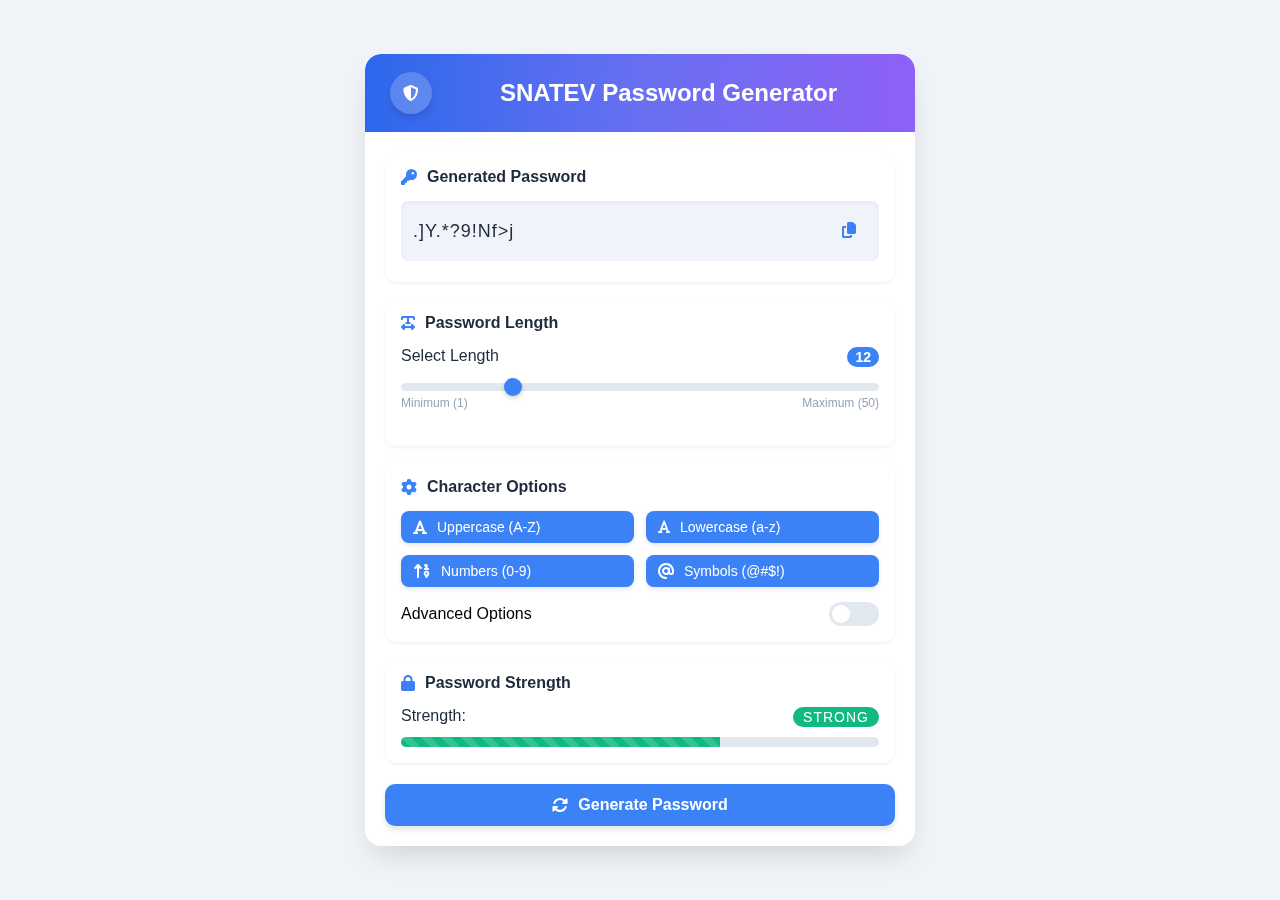
<file: index.html>
<!DOCTYPE html>
<html lang="en">
<head>
    <meta charset="UTF-8">
    <meta name="viewport" content="width=device-width, initial-scale=1.0">
    <title>SNATEV Password Generator - Generate Secure Passwords Instantly</title>

    <link rel="apple-touch-icon" sizes="180x180" href="/assets/icon32.webp">
    <link rel="icon" type="image/png" sizes="32x32" href="/assets/icon32.webp">
    <link rel="icon" type="image/png" sizes="16x16" href="/assets/icon32.webp">

    <meta name="author" content="Snatev">
    <meta name="robots" content="index, follow">
    <link rel="shortcut icon" href="/assets/icon32.webp">
    <link rel="canonical" href="https://password.snatev.com">
    <meta name="description" content="SNATEV Password Generator creates strong, secure passwords with customizable options. Generate complex passwords with uppercase, lowercase, numbers and symbols.">
    <meta name="keywords" content="password generator, secure password, strong password, random password, security tool, encryption, cyber security, password strength, password manager, online tools">

    <meta property="twitter:card" content="summary_large_image">
    <meta property="twitter:url" content="https://password.snatev.com">
    <meta property="twitter:image" content="https://password.snatev.com/assets/icon32.webp">
    <meta property="twitter:title" content="SNATEV Password Generator - Online Security Tool">
    <meta property="twitter:description" content="Create complex, secure passwords instantly with this free tool. Customize length, character types, and more.">

    <meta property="og:type" content="website">
    <meta property="og:url" content="https://password.snatev.com">
    <meta property="og:image" content="https://password.snatev.com/assets/icon32.webp">
    <meta property="og:title" content="SNATEV Password Generator - Create Strong Secure Passwords">
    <meta property="og:description" content="Generate strong, secure passwords with customizable length and character options. Perfect for enhancing your online security.">

    <link rel="stylesheet" href="https://cdnjs.cloudflare.com/ajax/libs/font-awesome/6.4.0/css/all.min.css">
    <link rel="stylesheet" href="style.css">
</head>
<body>
    <div class="bubble" style="width: 25px; height: 25px; left: 25%; animation-duration: 15s; animation-delay: 2s;"></div>
    <div class="bubble" style="width: 60px; height: 60px; left: 60%; animation-duration: 25s; animation-delay: 5s;"></div>
    <div class="bubble" style="width: 30px; height: 30px; left: 80%; animation-duration: 18s; animation-delay: 7s;"></div>
    <div class="bubble" style="width: 45px; height: 45px; left: 35%; animation-duration: 22s; animation-delay: 10s;"></div>
    <div class="bubble" style="width: 20px; height: 20px; left: 70%; animation-duration: 16s; animation-delay: 12s;"></div>
    <div class="bubble" style="width: 35px; height: 35px; left: 15%; animation-duration: 19s; animation-delay: 14s;"></div>
    <div class="bubble" style="width: 50px; height: 50px; left: 50%; animation-duration: 21s; animation-delay: 16s;"></div>
    <div class="bubble" style="width: 45px; height: 45px; left: 30%; animation-duration: 17s; animation-delay: 1s;"></div>
    <div class="bubble" style="width: 28px; height: 28px; left: 65%; animation-duration: 19s; animation-delay: 3s;"></div>
    <div class="bubble" style="width: 38px; height: 38px; left: 85%; animation-duration: 21s; animation-delay: 6s;"></div>
    <div class="bubble" style="width: 22px; height: 22px; left: 40%; animation-duration: 14s; animation-delay: 8s;"></div>
    <div class="bubble" style="width: 32px; height: 32px; left: 75%; animation-duration: 24s; animation-delay: 11s;"></div>
    <div class="bubble" style="width: 42px; height: 42px; left: 20%; animation-duration: 26s; animation-delay: 13s;"></div>
    <div class="bubble" style="width: 33px; height: 33px; left: 55%; animation-duration: 18s; animation-delay: 15s;"></div>

    <div class="page-container">
        <main class="main-content">
            <div class="container">
                <div class="header">
                    <div class="header-icon">
                        <i class="fas fa-shield-alt"></i>
                    </div>
                    <h1 class="title">SNATEV Password Generator</h1>
                </div>

                <div class="content">
                    <div class="section">
                        <div class="section-title">
                            <i class="fas fa-key"></i>
                            Generated Password
                        </div>
                        <div class="password-display">
                            <span class="password-text" id="passwordDisplay">Click Generate To Create Password</span>
                            <div class="copy-notification" id="copyNotification">Copied</div>
                            <button class="copy-btn tooltip" id="copyBtn">
                                <i class="fas fa-copy"></i>
                                <span class="tooltiptext">Copy To Clipboard</span>
                            </button>
                        </div>
                    </div>

                    <div class="section">
                        <div class="section-title">
                            <i class="fas fa-text-width"></i>
                            Password Length
                        </div>
                        <div class="range-control">
                            <div class="range-header">
                                <span class="range-label">Select Length</span>
                                <span class="range-value" id="lengthValue">12</span>
                            </div>
                            <input type="range" class="range-slider" id="lengthSlider" min="1" max="50" value="12">
                            <div class="range-limits">
                                <span>Minimum (1)</span>
                                <span>Maximum (50)</span>
                            </div>
                        </div>
                    </div>

                    <div class="section">
                        <div class="section-title">
                            <i class="fas fa-cog"></i>
                            Character Options
                        </div>
                        <div class="options-group">
                            <div class="option-item">
                                <input type="checkbox" id="uppercaseOption" class="option-checkbox" checked>
                                <label for="uppercaseOption" class="option-label">
                                    <i class="fas fa-font option-icon"></i>
                                    <span class="option-text">Uppercase (A-Z)</span>
                                </label>
                            </div>
                            <div class="option-item">
                                <input type="checkbox" id="lowercaseOption" class="option-checkbox" checked>
                                <label for="lowercaseOption" class="option-label">
                                    <i class="fas fa-font option-icon" style="font-size: 14px;"></i>
                                    <span class="option-text">Lowercase (a-z)</span>
                                </label>
                            </div>
                            <div class="option-item">
                                <input type="checkbox" id="numbersOption" class="option-checkbox" checked>
                                <label for="numbersOption" class="option-label">
                                    <i class="fas fa-sort-numeric-up option-icon"></i>
                                    <span class="option-text">Numbers (0-9)</span>
                                </label>
                            </div>
                            <div class="option-item">
                                <input type="checkbox" id="symbolsOption" class="option-checkbox" checked>
                                <label for="symbolsOption" class="option-label">
                                    <i class="fas fa-at option-icon"></i>
                                    <span class="option-text">Symbols (@#$!)</span>
                                </label>
                            </div>
                        </div>

                        <div class="toggle-container">
                            <label class="toggle-label">
                                <span>Advanced Options</span>
                                <label class="toggle-switch">
                                    <input type="checkbox" id="advancedToggle">
                                    <span class="toggle-slider"></span>
                                </label>
                            </label>
                        </div>

                        <div id="advancedOptions" style="display: none; margin-top: 15px;">
                            <div class="options-group">
                                <div class="option-item">
                                    <input type="checkbox" id="similarOption" class="option-checkbox">
                                    <label for="similarOption" class="option-label">
                                        <i class="fas fa-not-equal option-icon"></i>
                                        <span class="option-text">Exclude Similar</span>
                                    </label>
                                </div>
                                <div class="option-item">
                                    <input type="checkbox" id="ambiguousOption" class="option-checkbox">
                                    <label for="ambiguousOption" class="option-label">
                                        <i class="fas fa-eye-slash option-icon"></i>
                                        <span class="option-text">Exclude Ambiguous</span>
                                    </label>
                                </div>
                            </div>
                        </div>
                    </div>

                    <div class="section">
                        <div class="section-title">
                            <i class="fas fa-lock"></i>
                            Password Strength
                        </div>
                        <div class="strength-meter">
                            <div class="strength-label">
                                <span class="strength-text">Strength:</span>
                                <span class="strength-badge" id="strengthBadge">None</span>
                            </div>
                            <div class="strength-bar">
                                <div class="strength-fill" id="strengthFill" style="width: 0%; background-color: #ef4444;"></div>
                            </div>
                        </div>
                    </div>

                    <button class="generate-btn" id="generateBtn">
                        <i class="fas fa-sync-alt"></i>
                        Generate Password
                    </button>
                </div>
            </div>
        </main>
    </div>

    <script src="script.js"></script>
</body>
</html>
</file>
<file: style.css>
:root {
    --primary: #3b82f6;
    --primary-dark: #2563eb;
    --primary-light: #93c5fd;
    --secondary: #8b5cf6;
    --dark: #1e293b;
    --light: #f8fafc;
    --success: #10b981;
    --warning: #f59e0b;
    --danger: #ef4444;
    --gray: #94a3b8;
    --gray-light: #e2e8f0;
}

* {
    margin: 0;
    padding: 0;
    box-sizing: border-box;
    font-family: 'Segoe UI', Tahoma, Geneva, Verdana, sans-serif;
}

body {
    min-height: 100vh;
    background: #f0f4f8;
    display: flex;
    flex-direction: column;
    align-items: center;
    justify-content: center;
    padding: 15px;
    position: relative;
    overflow-x: hidden;
}

.bubble {
    position: fixed;
    border-radius: 50%;
    background: linear-gradient(135deg, rgba(59, 130, 246, 0.4), rgba(139, 92, 246, 0.4));
    pointer-events: none;
    z-index: -1;
    animation: float-up 15s linear infinite;
    opacity: 0;
    box-shadow: 0 4px 8px rgba(0, 0, 0, 0.1);
    backdrop-filter: blur(2px);
}

@keyframes float-up {
    0% {
        transform: translateY(100vh) scale(0);
        opacity: 0;
    }
    20% { opacity: 0.7; }
    80% { opacity: 0.5; }
    100% {
        transform: translateY(-20vh) scale(1);
        opacity: 0;
    }
}

.container {
    width: 100%;
    max-width: 550px;
    background: white;
    border-radius: 16px;
    overflow: hidden;
    box-shadow: 0 15px 30px -8px rgba(0, 0, 0, 0.15);
    transition: all 0.3s ease;
    animation: fadeIn 0.5s ease-out;
    margin: 0 auto;
}

@keyframes fadeIn {
    0% {
        opacity: 0;
        transform: translateY(20px);
    }
    100% {
        opacity: 1;
        transform: translateY(0);
    }
}

.header {
    background: linear-gradient(to right, var(--primary-dark), var(--secondary));
    color: white;
    padding: 18px 25px;
    border-radius: 16px 16px 0 0;
    display: flex;
    align-items: center;
    position: relative;
    overflow: hidden;
}

.header::before {
    content: '';
    position: absolute;
    top: -50%;
    left: -50%;
    width: 200%;
    height: 200%;
    background: radial-gradient(circle, rgba(255,255,255,0.1) 0%, rgba(255,255,255,0) 70%);
    animation: pulse 8s infinite;
}

@keyframes pulse {
    0% {
        transform: scale(1);
        opacity: 0.3;
    }
    50% {
        transform: scale(1.1);
        opacity: 0.5;
    }
    100% {
        transform: scale(1);
        opacity: 0.3;
    }
}

.header-icon {
    background: rgba(255, 255, 255, 0.2);
    width: 42px;
    height: 42px;
    border-radius: 50%;
    display: flex;
    justify-content: center;
    align-items: center;
    margin-right: 15px;
    box-shadow: 0 4px 6px rgba(0, 0, 0, 0.1);
    position: relative;
    z-index: 1;
    animation: subtle-pulse 3s infinite alternate ease-in-out;
}

@keyframes subtle-pulse {
    0% { transform: scale(1); }
    100% { transform: scale(1.08); }
}

.title {
    font-size: 24px;
    font-weight: 700;
    position: relative;
    z-index: 1;
    margin: 0 auto;
}

.content {
    padding: 20px;
}

.section {
    background: white;
    border-radius: 12px;
    padding: 16px;
    margin-bottom: 15px;
    box-shadow: 0 1px 3px rgba(0, 0, 0, 0.05);
    transition: all 0.3s ease;
    border-bottom: 1px solid #f0f3f9;
}

.section-title {
    display: flex;
    align-items: center;
    color: #1e293b;
    margin-bottom: 15px;
    font-size: 16px;
    font-weight: 600;
}

.section-title i {
    margin-right: 10px;
    color: #3b82f6;
}

.password-display {
    position: relative;
    background: #f0f3f9;
    border-radius: 8px;
    padding: 12px;
    font-family: monospace;
    font-size: 18px;
    color: var(--dark);
    letter-spacing: 1px;
    word-break: break-all;
    margin-bottom: 5px;
    box-shadow: inset 0 2px 4px rgba(0, 0, 0, 0.05);
    display: flex;
    justify-content: space-between;
    align-items: center;
}

@keyframes shimmer {
    0% { background-position: -100% 0; }
    100% { background-position: 100% 0; }
}

.password-text {
    flex-grow: 1;
    margin-right: 10px;
    overflow-x: auto;
    scrollbar-width: none;
}

.password-text::-webkit-scrollbar {
    display: none;
}

.copy-btn {
    background: transparent;
    border: none;
    cursor: pointer;
    font-size: 16px;
    width: 36px;
    height: 36px;
    border-radius: 50%;
    display: flex;
    justify-content: center;
    align-items: center;
    color: #3b82f6;
    transition: all 0.2s ease;
}

.copy-btn:hover {
    background: #3b82f6;
    color: white;
}

.copy-notification {
    position: absolute;
    right: 60px;
    background: var(--success);
    color: white;
    padding: 5px 10px;
    border-radius: 5px;
    font-size: 12px;
    opacity: 0;
    transform: translateY(10px);
    transition: all 0.3s ease;
}

.copy-notification.show {
    opacity: 1;
    transform: translateY(0);
}

.range-control {
    margin-bottom: 20px;
}

.range-header {
    display: flex;
    justify-content: space-between;
    margin-bottom: 10px;
}

.range-label {
    color: var(--dark);
    font-weight: 500;
}

.range-value {
    background: var(--primary);
    color: white;
    padding: 2px 8px;
    border-radius: 10px;
    font-size: 14px;
    font-weight: 600;
    min-width: 30px;
    text-align: center;
}

.range-slider {
    -webkit-appearance: none;
    width: 100%;
    height: 8px;
    border-radius: 10px;
    background: var(--gray-light);
    outline: none;
    margin-bottom: 5px;
}

.range-slider::-webkit-slider-thumb {
    -webkit-appearance: none;
    appearance: none;
    width: 18px;
    height: 18px;
    border-radius: 50%;
    background: var(--primary);
    cursor: pointer;
    box-shadow: 0 2px 5px rgba(0, 0, 0, 0.2);
    transition: all 0.2s ease;
}

.range-slider::-webkit-slider-thumb:hover {
    transform: scale(1.15);
    background: var(--primary-dark);
    box-shadow: 0 0 0 4px rgba(59, 130, 246, 0.3);
}

.range-limits {
    display: flex;
    justify-content: space-between;
    color: var(--gray);
    font-size: 12px;
}

.options-group {
    display: grid;
    grid-template-columns: repeat(2, 1fr);
    grid-gap: 12px;
}

.option-item {
    position: relative;
}

.option-checkbox {
    position: absolute;
    opacity: 0;
}

.option-label {
    display: flex;
    align-items: center;
    cursor: pointer;
    padding: 8px 12px;
    background: #f0f3f9;
    border-radius: 8px;
    transition: all 0.2s ease;
}

.option-label:hover {
    background: #e2e8f0;
}

.option-checkbox:checked + .option-label {
    background: #3b82f6;
    box-shadow: 0 2px 5px rgba(0, 0, 0, 0.1);
    color: white;
}

.option-checkbox:checked + .option-label .option-icon {
    color: white;
}

.option-checkbox:checked + .option-label .option-text {
    color: white;
}

.option-icon {
    margin-right: 10px;
    color: var(--gray);
    font-size: 16px;
    transition: color 0.2s ease;
}

.option-text {
    font-size: 14px;
    color: var(--dark);
}

.strength-meter {
    margin-top: 10px;
}

.strength-label {
    display: flex;
    justify-content: space-between;
    margin-bottom: 10px;
    font-weight: 500;
}

.strength-text {
    color: var(--dark);
}

.strength-badge {
    padding: 2px 10px;
    border-radius: 10px;
    font-size: 14px;
    text-transform: uppercase;
    letter-spacing: 1px;
}

.strength-badge.weak {
    background-color: var(--danger);
    color: white;
}

.strength-badge.medium {
    background-color: var(--warning);
    color: white;
}

.strength-badge.strong {
    background-color: var(--success);
    color: white;
}

.strength-bar {
    height: 10px;
    background: var(--gray-light);
    border-radius: 5px;
    overflow: hidden;
    transition: all 0.3s ease;
}

.strength-fill {
    height: 100%;
    transition: width 0.3s ease, background-color 0.3s ease;
    background-image: linear-gradient(45deg, rgba(255, 255, 255, 0.15) 25%, transparent 25%, transparent 50%, rgba(255, 255, 255, 0.15) 50%, rgba(255, 255, 255, 0.15) 75%, transparent 75%, transparent);
    background-size: 20px 20px;
    animation: move-stripes 2s linear infinite;
}

@keyframes move-stripes {
    0% { background-position: 0 0; }
    100% { background-position: 20px 0; }
}

.generate-btn {
    margin-top: 20px;
    width: 100%;
    padding: 12px;
    border: none;
    background: #3b82f6;
    color: white;
    font-size: 16px;
    font-weight: 600;
    border-radius: 10px;
    cursor: pointer;
    display: flex;
    justify-content: center;
    align-items: center;
    box-shadow: 0 4px 6px rgba(0, 0, 0, 0.1);
    transition: all 0.3s ease;
}

.generate-btn:hover {
    background: #2563eb;
    transform: translateY(-2px);
    box-shadow: 0 6px 8px rgba(0, 0, 0, 0.15);
}

.generate-btn i {
    margin-right: 10px;
}

.generate-btn.generating i {
    animation: spin 1s infinite linear;
}

@keyframes spin {
    0% { transform: rotate(0deg); }
    100% { transform: rotate(360deg); }
}

.page-container {
    width: 100%;
    max-width: 600px;
    margin: 0 auto;
    padding: 0;
}

.main-content {
    display: flex;
    justify-content: center;
    width: 100%;
    max-width: 100%;
}

.info-section {
    background: white;
    border-radius: 16px;
    padding: 25px;
    box-shadow: 0 15px 30px -8px rgba(0, 0, 0, 0.15);
    width: 100%;
    max-width: 550px;
}

.strong-password-title {
    font-size: 18px;
    color: #1e293b;
    margin-bottom: 20px;
    font-weight: 600;
    border-bottom: 2px solid #3b82f6;
    padding-bottom: 10px;
}

.cards-container {
    display: grid;
    grid-template-columns: repeat(2, 1fr);
    gap: 15px;
}

.info-card {
    background: white;
    border-radius: 12px;
    padding: 15px;
    box-shadow: 0 4px 6px rgba(0, 0, 0, 0.05);
    transition: all 0.3s ease;
    text-align: center;
    border: 1px solid #e2e8f0;
}

.info-card:hover {
    transform: translateY(-3px);
    box-shadow: 0 8px 12px rgba(0, 0, 0, 0.1);
}

.card-icon {
    width: 50px;
    height: 50px;
    background: #e0e7ff;
    border-radius: 50%;
    display: flex;
    justify-content: center;
    align-items: center;
    margin: 0 auto 12px;
    color: #3b82f6;
    font-size: 20px;
}

.info-card h3 {
    color: #1e293b;
    margin-bottom: 8px;
    font-size: 16px;
}

.info-card p {
    color: #64748b;
    font-size: 13px;
    line-height: 1.4;
    margin-bottom: 0;
}

.toggle-container {
    margin-top: 15px;
}

.toggle-label {
    display: flex;
    justify-content: space-between;
    align-items: center;
    cursor: pointer;
}

.toggle-switch {
    position: relative;
    display: inline-block;
    width: 50px;
    height: 24px;
}

.toggle-switch input {
    opacity: 0;
    width: 0;
    height: 0;
}

.toggle-slider {
    position: absolute;
    cursor: pointer;
    top: 0;
    left: 0;
    right: 0;
    bottom: 0;
    background-color: var(--gray-light);
    transition: .4s;
    border-radius: 24px;
}

.toggle-slider:before {
    position: absolute;
    content: "";
    height: 18px;
    width: 18px;
    left: 3px;
    bottom: 3px;
    background-color: white;
    transition: .4s;
    border-radius: 50%;
}

input:checked + .toggle-slider {
    background-color: var(--primary);
}

input:checked + .toggle-slider:before {
    transform: translateX(26px);
}

@media (max-width: 992px) {
    .main-content { flex-direction: column; }
    .info-section, .container { max-width: 100%; }
}

@media (max-width: 600px) {
    .cards-container {
        grid-template-columns: 1fr;
    }

    .info-section, .site-header {
        padding: 15px;
    }

    .options-group {
        grid-template-columns: 1fr;
    }
}

.tooltip {
    position: relative;
    display: inline-block;
}

.tooltip .tooltiptext {
    visibility: hidden;
    width: 120px;
    background-color: var(--dark);
    color: white;
    text-align: center;
    border-radius: 6px;
    padding: 5px;
    position: absolute;
    z-index: 1;
    bottom: 125%;
    left: 50%;
    margin-left: -60px;
    opacity: 0;
    transition: opacity 0.3s;
    font-size: 12px;
}

.tooltip .tooltiptext::after {
    content: "";
    position: absolute;
    top: 100%;
    left: 50%;
    margin-left: -5px;
    border-width: 5px;
    border-style: solid;
    border-color: var(--dark) transparent transparent transparent;
}

.tooltip:hover .tooltiptext {
    visibility: visible;
    opacity: 1;
}
</file>
